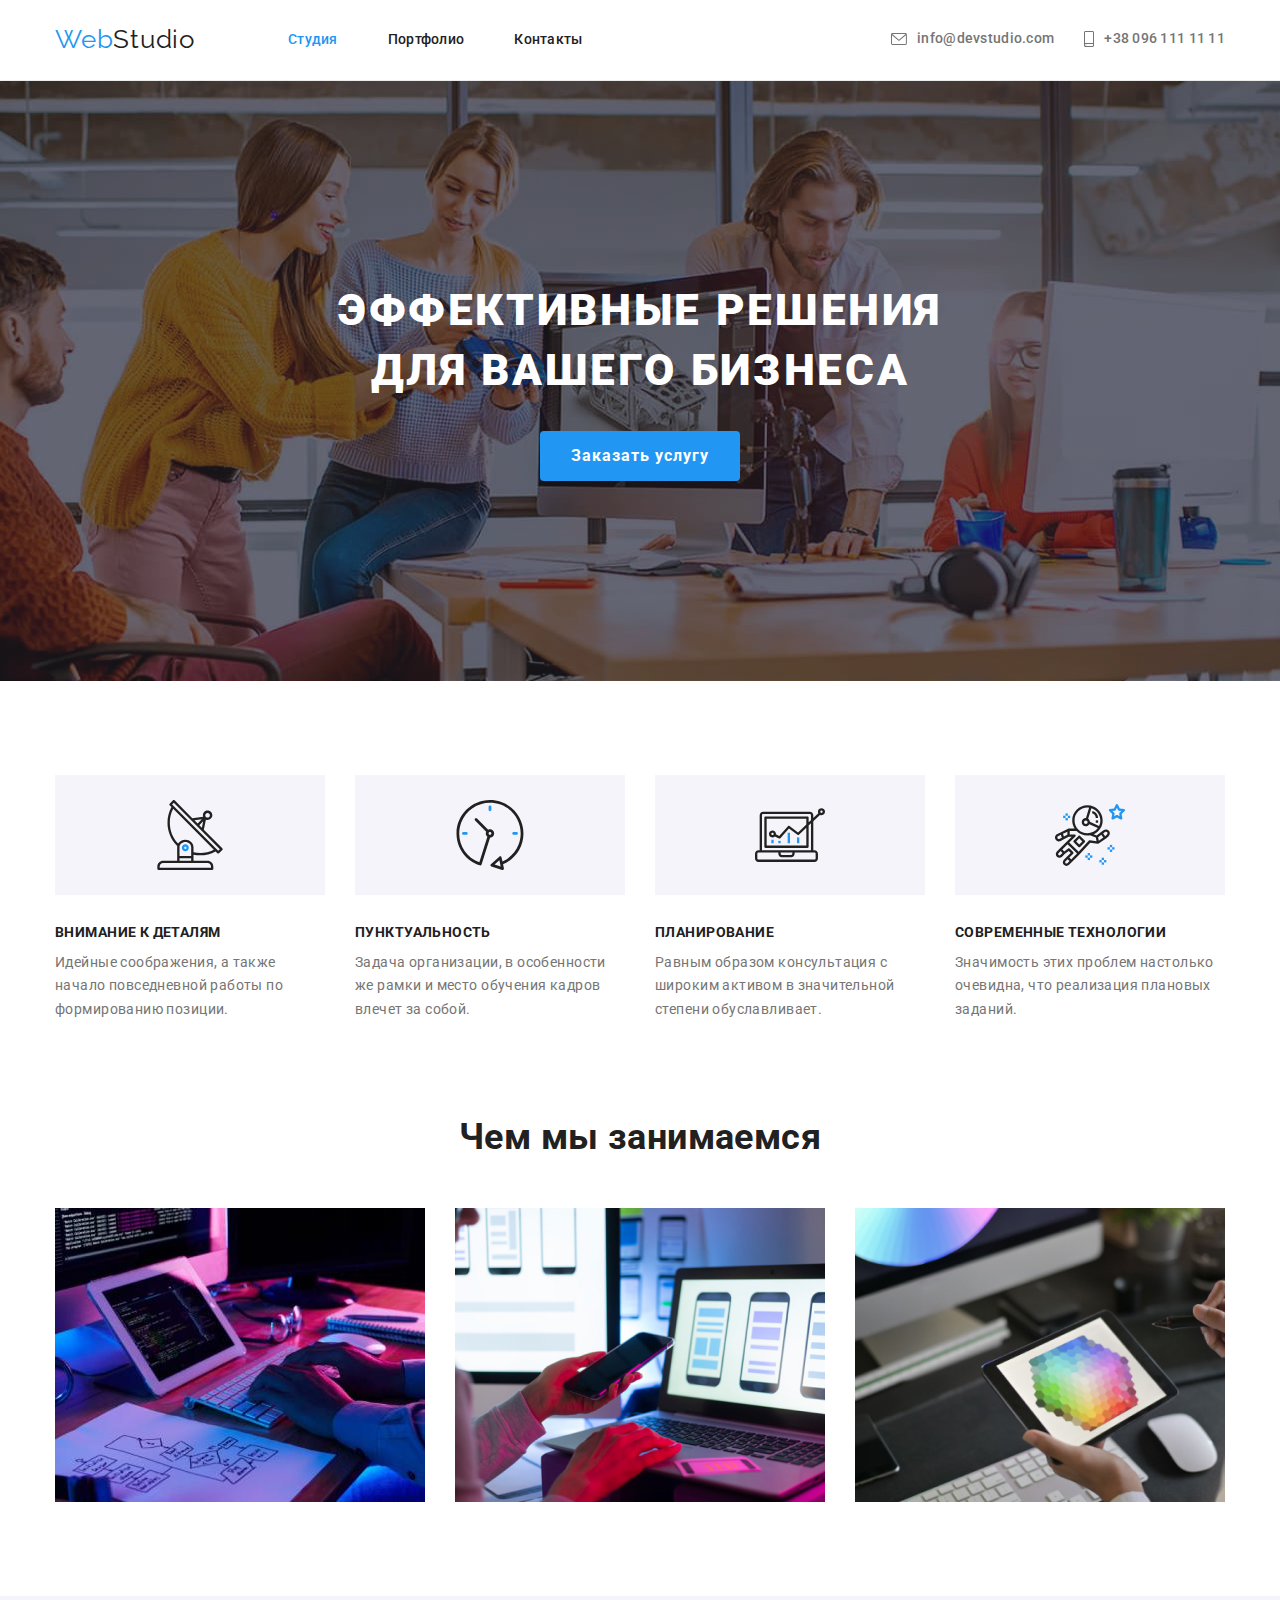
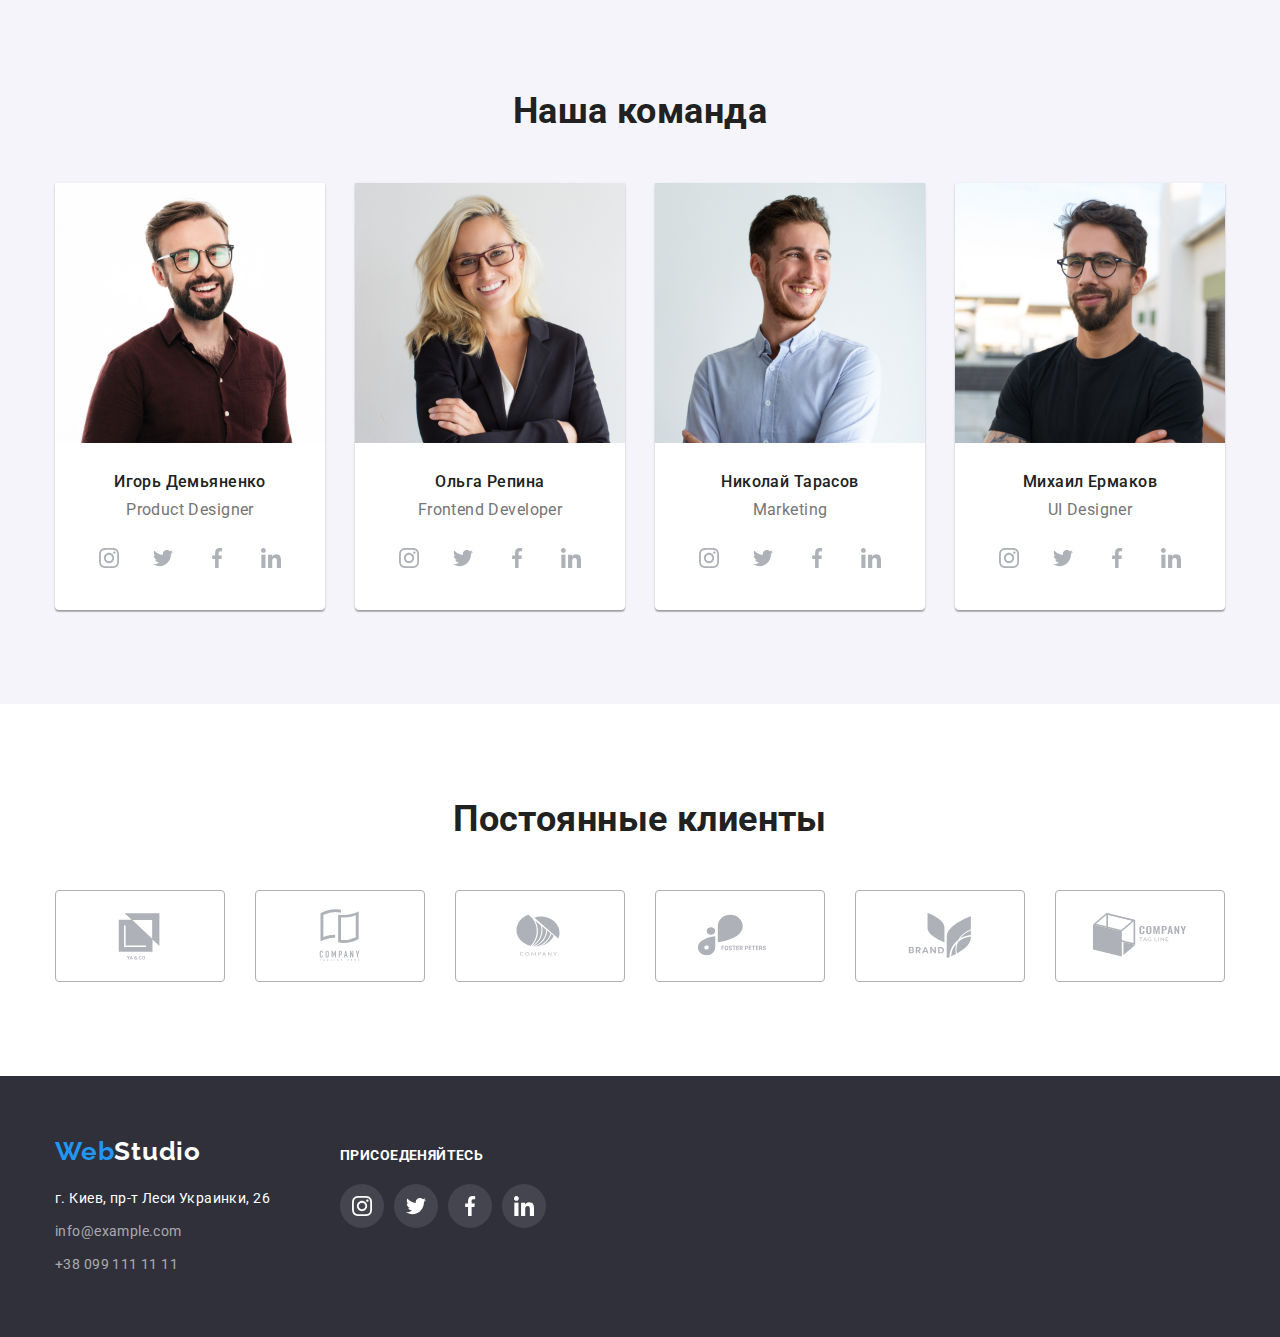
<file: index.html>
<!DOCTYPE html>
<html lang="ru">
<head>
    <meta charset="UTF-8">
    <meta http-equiv="X-UA-Compatible" content="IE=edge">
    <meta name="viewport" content="width=device-width, initial-scale=1.0">
    <title>Document</title>
      <!--Fonts-->
      <link rel="preconnect" href="https://fonts.googleapis.com">
      <link rel="preconnect" href="https://fonts.gstatic.com" crossorigin>
      <link href="https://fonts.googleapis.com/css2?family=Raleway:wght@700&family=Roboto:wght@400;500;700;900&display=swap" rel="stylesheet">
  <link rel="stylesheet" href="https://cdnjs.cloudflare.com/ajax/libs/modern-normalize/1.1.0/modern-normalize.min.css">
  <link rel="stylesheet" href="./css/styles.css">
</head>
<body>
    
    <!--Header section-->
    <header class="header">
        <div class="container "> 
            <nav class="page-nav">
               <a href="" class="logo"><span class="akcent">Web</span>Studio</a>
                <ul class="site-nav list">
                    <li class="item"><a href=""  class="link current" >Студия</a> </li>
                    <li class="item"><a href="  ./portfolio.html" class="link" >Портфолио</a></li>
                    <li class="item"><a href="" class="link"  >Контакты</a></li>
                </ul>
            </nav>
            <ul class="auth-nav list">
                <li class="item"> 
                    <a href="mailto:info@devstudio.com" class="mail-link" >
                    <svg class="mail-icon" >
                        <use href="./images/icons.svg#mail-icon"  ></use>
                    </svg>
                    info@devstudio.com</a></li>
               
                    <li class="item">
                    <a href="tel:+380961111111" class=" tel-link">
                        <svg class="tel-icon" >
                        <use href="./images/icons.svg#tel-icon" ></use>
                    </svg>
                    +38 096 111 11 11</a></li>
            </ul>
        </div>
        </header>
   
    <!--Main Section-->
    <main>

        <!--Hero section-->
        <section class="hero">
           <h1 class="title">Эффективные решения для вашего бизнеса</h1>
            <button  type="button" class="button">Заказать услугу</button>
        </section>
   
        <!--Future list-->
        <section class="future section">
            <div class="container">
                <h2 hidden>Наши преимущества</h2>
                <ul class="future list">
                <li class="future-link">
                   
                        <a class="icon-links" href="">
                            <svg class="icon">
                                <use href="./images/icons.svg#icon-antenna"></use>
                            </svg>
                        </a>
                   
                    <h3 class="title">Внимание к деталям</h3>
                        <p class="slogan">Идейные соображения, а также начало повседневной работы по формированию позиции.</p>
                </li>
                <li class="future-link">
                   <a class="icon-links" href="">
                        <svg class="icon">
                            <use href="./images/icons.svg#icon-clock">
                            </use>
                        </svg>
                    </a>
                    <h3 class="title">Пунктуальность</h3>
                        <p class="slogan">Задача организации, в особенности же рамки и место обучения кадров влечет за собой.</p>
                </li>
                
                <li class="future-link">
                    <a class="icon-links" href="">
                        <svg class="icon">
                            <use href="./images/icons.svg#icon-diagram"></use>
                        </svg>
                    </a>
                    <h3 class="title">Планирование</h3>
                        <p class="slogan">Равным образом консультация с широким активом в значительной степени обуславливает.</p>
                    
                    </li>
                <li class="future-link">
                    <a class="icon-links" href="">
                        <svg class="icon">
                            <use href="./images/icons.svg#icon-astronaut"></use>
                        </svg>
                    </a>
                    <h3 class="title">Современные технологии</h3>
                        <p class="slogan">Значимость этих проблем настолько очевидна, что реализация плановых заданий.</p>
                </li>


            </ul>
        </div>
        </section>
        
        <!--Activity section-->
        <section class="activity section">
            <div class="container">
            <h2 class="title">Чем мы занимаемся</h2>
            <ul class="list">
                <li><img src="./images/codding.jpg"
                    alt="codding"
                    width="370"
                    height="294">
                </li>
       
                <li><img src="./images/maket.jpg"
                    alt="maket"
                    width="370"
                    height="294">
                </li>
            
                <li><img src="./images/decor.jpg"
                    alt="decor"
                    width="370"
                    height="294">
                </li>
            </ul>
        
        </div>
        </section>
        
        <!--Team section-->
        <section class="team section ">
                <div class="container">
                <h2 class="team-heading">Наша команда</h2>
                <ul class="list">
                        
                <li class="link"><img src="./images/designer.jpg"
                        alt="Игорь Демьяненко"
                        width="270"
                        height="260">
                    <div class="desc">
                        <h3 class="title">Игорь Демьяненко</h3>
                        <p class="text">Product Designer</p>
                        
                        <ul class="list-socials">
                            <li class="link-socials"><a class="socials" href="https://www.instagram.com"> <svg class="socials-icon" width="20" height="20">
                                <use href="./images/icons.svg#icon-insta-grey"></use>
                            </svg></a></li>
                            <li class="link-socials"><a class="socials" href=""><svg class="socials-icon" width="20" height="20">
                                <use href="./images/icons.svg#icon-twitter-grey"></use>
                            </svg></a></li>
                            <li class="link-socials"><a class="socials" href=""> <svg class="socials-icon" width="20" height="20">
                                <use href="./images/icons.svg#icon-facebook-gray"></use>
                            </svg></a></li>
                            <li class="link-socials"><a class="socials" href=""><svg class="socials-icon" width="20" height="20">
                                <use href="./images/icons.svg#icon-in-grey"></use>
                            </svg></a></li>
                        </ul>
        
                </div>
                </li>   
                <li class="link"><img src="./images/developer.jpg"
                        alt="Ольга Репина"
                        width="270"
                        height="260">
                    <div class="desc">
                        <h3 class="title">Ольга Репина</h3>
                        <p class="text">Frontend Developer</p>
                        
                        <ul class="list-socials">
                            <li class="link-socials"><a class="socials" href="https://www.instagram.com"> <svg class="socials-icon" width="20" height="20">
                                <use href="./images/icons.svg#icon-insta-grey"></use>
                            </svg></a></li>
                            <li class="link-socials"><a class="socials" href=""><svg class="socials-icon" width="20" height="20">
                                <use href="./images/icons.svg#icon-twitter-grey"></use>
                            </svg></a></li>
                            <li class="link-socials"><a class="socials" href=""> <svg class="socials-icon" width="20" height="20">
                                <use href="./images/icons.svg#icon-facebook-gray"></use>
                            </svg></a></li>
                            <li class="link-socials"><a class="socials" href=""><svg class="socials-icon" width="20" height="20">
                                <use href="./images/icons.svg#icon-in-grey"></use>
                            </svg></a></li>
                        </ul>
                </div>
                </li>   
                
                <li class="link"><img src="./images/marketing.jpg"
                        alt="Николай Тарасов"
                        width="270"
                        height="260">
                    <div class="desc">
                        <h3 class="title">Николай Тарасов</h3>
                        <p class="text">Marketing</p>
                        
                        <ul class="list-socials">
                            <li class="link-socials"><a class="socials" href="https://www.instagram.com"> <svg class="socials-icon" width="20" height="20">
                                <use href="./images/icons.svg#icon-insta-grey"></use>
                            </svg></a></li>
                            <li class="link-socials"><a class="socials" href=""><svg class="socials-icon" width="20" height="20">
                                <use href="./images/icons.svg#icon-twitter-grey"></use>
                            </svg></a></li>
                            <li class="link-socials"><a class="socials" href=""> <svg class="socials-icon" width="20" height="20">
                                <use href="./images/icons.svg#icon-facebook-gray"></use>
                            </svg></a></li>
                            <li class="link-socials"><a class="socials" href=""><svg class="socials-icon" width="20" height="20">
                                <use href="./images/icons.svg#icon-in-grey"></use>
                            </svg></a></li>
                        </ul>
                    </div>
                </li>
                
                <li class="link"><img src="./images/ui_designer.jpg"
                        alt="Михаил Ермаков"
                        width="270"
                        height="260">
                    <div class="desc">
                        <h3 class="title">Михаил Ермаков</h3>
                        <p class="text">UI Designer</p>
                        
                        <ul class="list-socials">
                            <li class="link-socials"><a class="socials" href="https://www.instagram.com"> <svg class="socials-icon" width="20" height="20">
                                <use href="./images/icons.svg#icon-insta-grey"></use>
                            </svg></a></li>
                            <li class="link-socials"><a class="socials" href=""><svg class="socials-icon" width="20" height="20">
                                <use href="./images/icons.svg#icon-twitter-grey"></use>
                            </svg></a></li>
                            <li class="link-socials"><a class="socials" href=""> <svg class="socials-icon" width="20" height="20">
                                <use href="./images/icons.svg#icon-facebook-gray"></use>
                            </svg></a></li>
                            <li class="link-socials"><a class="socials" href=""><svg class="socials-icon" width="20" height="20">
                                <use href="./images/icons.svg#icon-in-grey"></use>
                            </svg></a></li>
                        </ul>
                    </div>
                </li>
                
            </ul>
    </div>
        </section>
<!--End Team Section-->

    <!--Clients Section-->
        <section class="clients section">
            <div class="container">

            <h2 class="title">Постоянные клиенты</h2>
            
            <ul class="list">
                <li class="links">
                    <a class="links-current" href="">
                        <svg class="current-icon">
                            <use href="./images/icons.svg#icon-client-one"></use>
                        </svg>
                    </a>
                </li>

                <li class="links">
                    <a class="links-current" href="">
                        <svg class="current-icon">
                            <use href="./images/icons.svg#icon-client-two"></use>
                        </svg>
                    </a>
                </li>

                <li class="links">
                    <a class="links-current" href="">
                        <svg class="current-icon">
                            <use href="./images/icons.svg#icon-client-three"></use>
                        </svg>
                    </a>
                </li>

                <li class="links">
                    <a class="links-current" href="">
                        <svg class="current-icon">
                            <use href="./images/icons.svg#icon-client-four"></use>
                        </svg>
                    </a>
                </li>

                <li class="links">
                    <a class="links-current" href="">
                        <svg class="current-icon">
                            <use href="./images/icons.svg#icon-client-five"></use>
                        </svg>
                    </a>
                </li>

                <li class="links">
                    <a class="links-current" href="">
                        <svg class="current-icon">
                            <use href="./images/icons.svg#icon-client-six"></use>
                        </svg>
                    </a>
                </li>
                
            </ul>
        </div>
        </section>
    <!--End Clients section-->
    </main>


    <!--Footer section-->
    <footer class="footer">
        <div class="container">
         <div class="address-box">  
            <a href="" class="logotipe"><span class="akcent">Web</span>Studio</a>
            <address>
                <ul class="list">
                    <li><a class="map" href="https://www.google.com.ua/maps/place/%D0%B1%D1%83%D0%BB.+%D0%9B%D0%B5%D1%81%D0%B8+%D0%A3%D0%BA%D1%80%D0%B0%D0%B8%D0%BD%D0%BA%D0%B8,+26,+%D0%9A%D0%B8%D0%B5%D0%B2,+02000/@50.4265841,30.5361971,17z/data=!3m1!4b1!4m5!3m4!1s0x40d4cf0e033ecbe9:0x57a4dffefec77da0!8m2!3d50.4265807!4d30.5383858?hl=ru" 
                        target="blank" rel="noopener noreferrer" > г. Киев, пр-т Леси Украинки, 26</a></li>
                    <li><a class="link" href="mailto:info@example.com" >info@example.com</a></li>
                    <li><a class="link" href="tel:+380991111111" >+38 099 111 11 11</a></li>
                </ul>
            </address>
        </div> 
        
        <div class="footer-social">
            
            <p class="footer-slogan">ПРИСОЕДЕНЯЙТЕСЬ</p>
            
            <ul class="footer-social-list">
                
                <li class="footer-social-link">
                    <a class="footer-social-item" href="">
                    <svg class="footer-social-icon"><use href="./images/icons.svg#icon-insta-white"></use></svg>
                    </a>
                </li>
                
                <li class="footer-social-link">
                    <a class="footer-social-item" href="">
                    <svg class="footer-social-icon"><use href="./images/icons.svg#icon-twitter-white"></use></svg>
                    </a>
                </li>
                    
                    <li class="footer-social-link">
                        <a class="footer-social-item" href="">
                        <svg class="footer-social-icon"><use href="./images/icons.svg#icon-fasebook-white"></use></svg>
                        </a>
                    </li>
                    
                               
                    <li class="footer-social-link">
                        <a class="footer-social-item" href="">
                        <svg class="footer-social-icon"><use href="./images/icons.svg#icon-in-white"></use></svg>
                        </a>
                    </li>
    
            </ul>
        
        </div>
    
    </div>
    </footer>
</body>
</html>
</file>
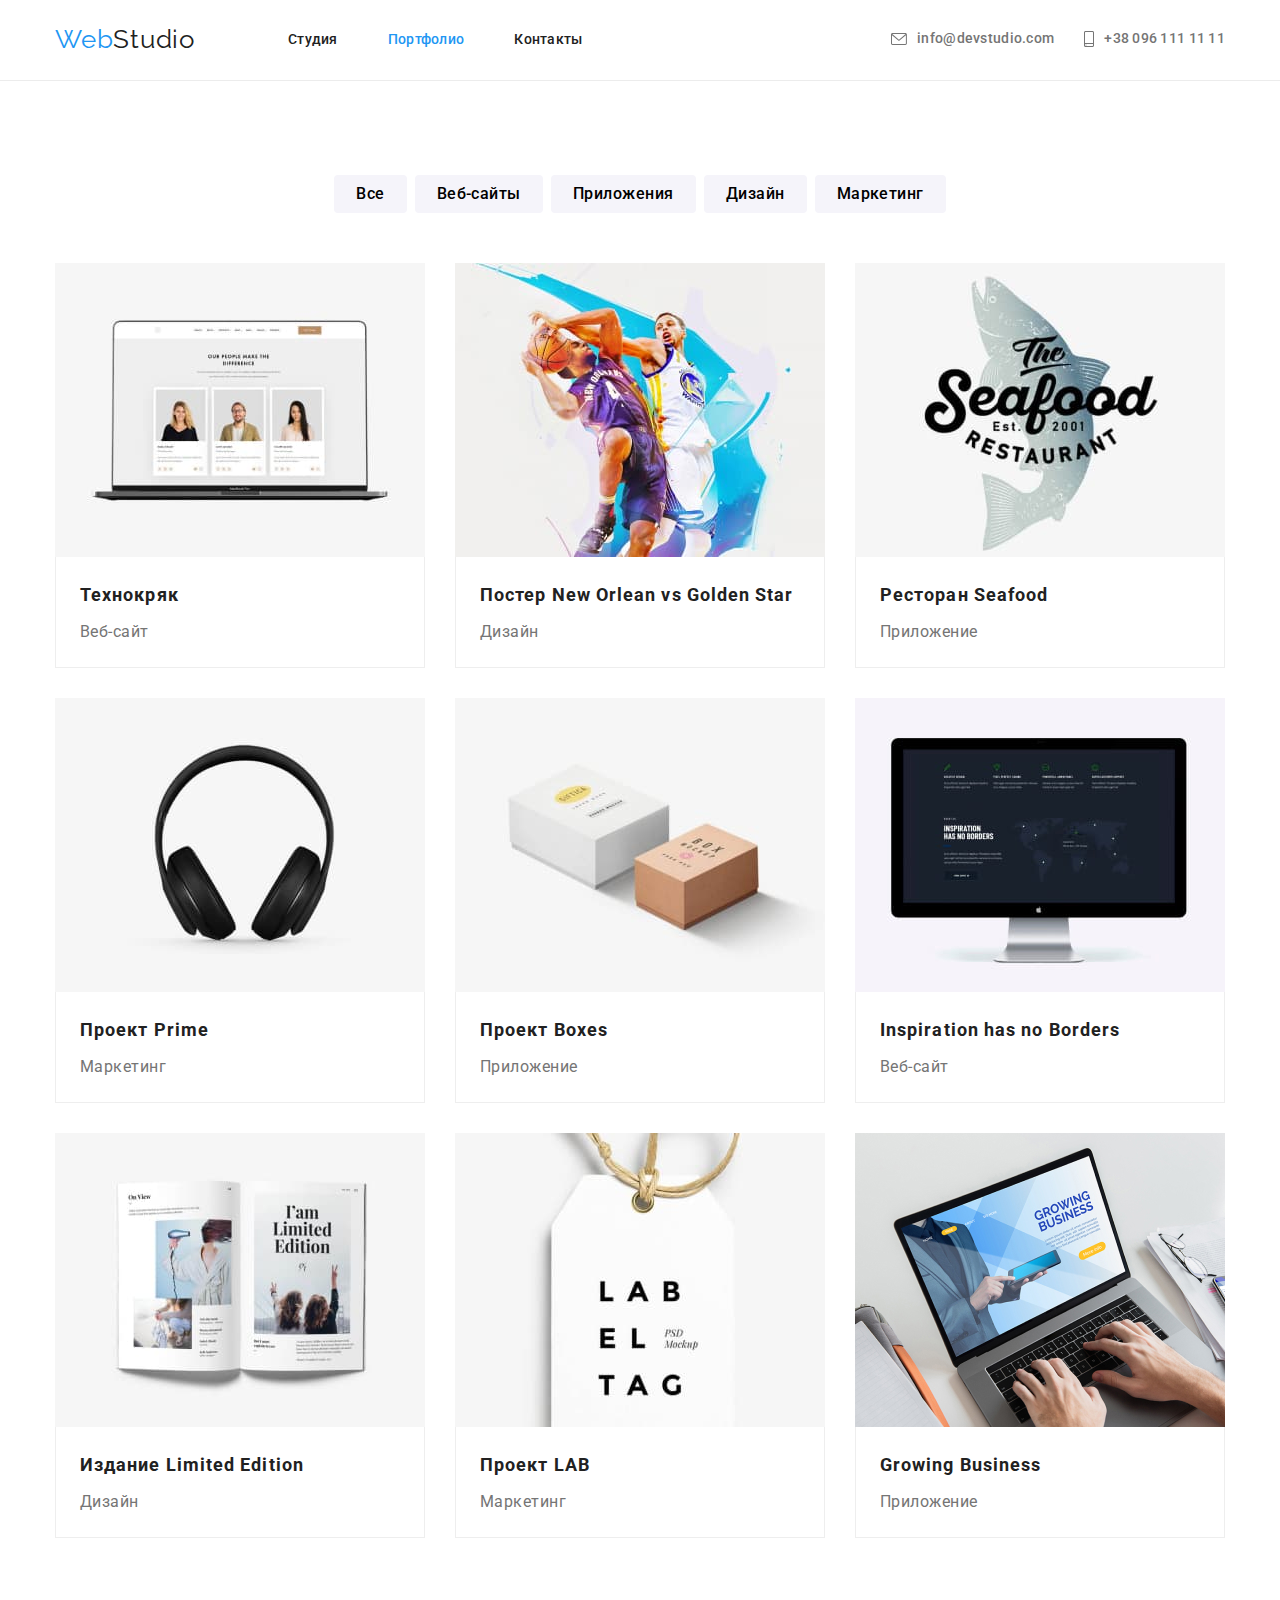
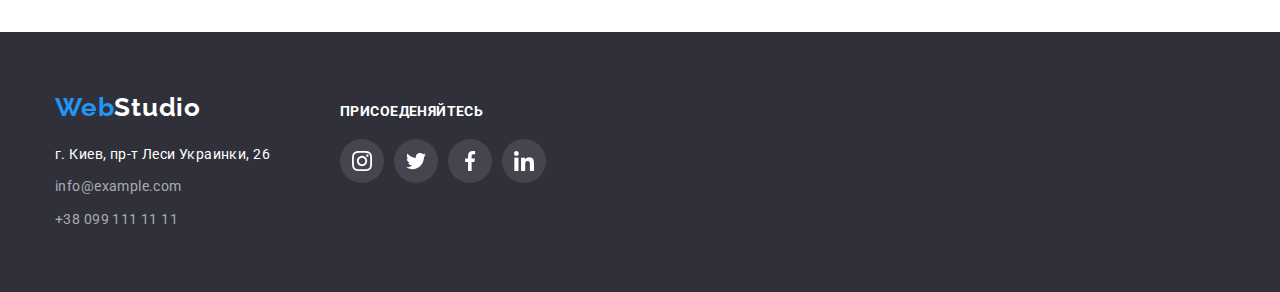
<file: portfolio.html>
<!DOCTYPE html>
<html lang="ru">
<head>
    <meta charset="UTF-8">
    <meta http-equiv="X-UA-Compatible" content="IE=edge">
    <meta name="viewport" content="width=device-width, initial-scale=1.0">
    <title>Document</title>
    
    <!--Fonts-->
    <link rel="preconnect" href="https://fonts.googleapis.com">
    <link rel="preconnect" href="https://fonts.gstatic.com" crossorigin>
    <link href="https://fonts.googleapis.com/css2?family=Raleway:wght@700&family=Roboto:wght@400;500;700;900&display=swap" rel="stylesheet">
<link rel="stylesheet" href="https://cdnjs.cloudflare.com/ajax/libs/modern-normalize/1.1.0/modern-normalize.min.css">
<link rel="stylesheet" href="./css/styles.css">
</head>
<body>
    
    <!--Header Section-->
    <header class="header">
        <div class="container "> 
            <nav class="page-nav">
               <a href="" class="logo"><span class="akcent">Web</span>Studio</a>
                <ul class="site-nav list">
                    <li class="item"><a href="./index.html"  class="link" >Студия</a> </li>
                    <li class="item"><a href="" class="link current" >Портфолио</a></li>
                    <li class="item"><a href="" class="link"  >Контакты</a></li>
                </ul>
            </nav>
            <ul class="auth-nav list">
                <li class="item"> 
                    <a href="mailto:info@devstudio.com" class="mail-link" >
                    <svg class="mail-icon" >
                        <use href="./images/icons.svg#mail-icon"  ></use>
                    </svg>
                    info@devstudio.com</a></li>
               
                    <li class="item">
                    <a href="tel:+380961111111" class=" tel-link">
                        <svg class="tel-icon" >
                        <use href="./images/icons.svg#tel-icon" ></use>
                    </svg>
                    +38 096 111 11 11</a></li>
            </ul>
        </div>
        </header>
    <!--Main Section-->
    <main>
       
        <!--Buttons-->
        <section class="portfolio section">
            <div class="container">
            <h1 hidden>Our Works</h1>
           
                <ul class="button-list">
            
                    <li class="button"><button type="button">Все</button></li>
                    <li class="button"><button type="button">Веб-сайты</button></li>
                    <li class="button"><button type="button">Приложения</button></li>
                    <li class="button"><button type="button">Дизайн</button></li>
                    <li class="button"><button type="button">Маркетинг</button></li>
    
                </ul>
          
          
           
            <ul class="list">
                <li class="item">
                    <a href=""><img src="./images/technocrack.jpg"
                            alt="Технокряк"
                            width="370"
                            height="294">
                        <div class="text">
                            <h2 class="title">Технокряк</h2>
                            <p class="lead">Веб-сайт</p>
                        </div>
                    </a>
                </li>
                
                <li class="item">
                    <a href=""><img src="./images/new-orland.jpg"
                            alt="Постер New Orlean vs Golden Star"
                            width="370"
                            height="294">
                        <div class="text">
                            <h2 class="title">Постер New Orlean vs Golden Star</h2>
                            <p class="lead">Дизайн</p>
                        </div>
                    </a> 
                </li>

                <li class="item">
                    <a href=""><img src="./images/restauraunt-sea-food.jpg"
                            alt="Ресторан Seafood"
                            width="370"
                            height="294">
                        <div class="text">
                            <h2 class="title">Ресторан Seafood</h2>
                            <p class="lead">Приложение</p>
                        </div>
                    </a>
                </li>

                <li class="item">
                    <a href=""><img src="./images/project-prime.jpg"
                            alt="Проект Prime"
                            width="370"
                            height="294">
                        <div class="text">
                            <h2 class="title">Проект Prime</h2>
                            <p class="lead">Маркетинг</p>
                        </div>
                    </a>
                </li>

                <li class="item">
                    <a href=""><img src="./images/project-boxes.jpg"
                            alt="Проект Boxes"
                            width="370"
                            height="294">
                        <div class="text">
                            <h2 class="title">Проект Boxes</h2>
                            <p class="lead">Приложение</p>
                        </div>
                    </a>
                </li>

                <li class="item">
                    <a href=""><img src="./images/inspiration-has-no-borders.jpg"
                            alt="Inspiration has no Borders"
                            width="370"
                            height="294">
                        <div class="text">
                            <h2 class="title">Inspiration has no Borders</h2>
                            <p class="lead">Веб-сайт</p>
                        </div>
                    </a>
                </li>

                <li class="item">
                    <a href=""><img src="./images/limited-edition.jpg"
                            alt="Издание Limited Edition"
                            width="370"
                            height="294">
                        <div class="text">
                            <h2 class="title">Издание Limited Edition</h2>
                            <p class="lead">Дизайн</p>
                        </div>
                    </a>
                </li>

                <li class="item">
                    <a href=""><img src="./images/project-lab.jpg"
                            alt="Проект LAB"
                            width="370"
                            height="294">
                        <div class="text">
                            <h2 class="title">Проект LAB</h2>
                            <p class="lead">Маркетинг</p>
                        </div>
                    </a>
                </li>

                <li class="item">
                    <a href=""><img src="./images/growing-business.jpg"
                            alt="Growing Business"
                            width="370"
                            height="294">
                        <div class="text">
                            <h2 class="title">Growing Business</h2>
                            <p class="lead">Приложение</p> 
                        </div>
                    </a>
                </li>

           </ul>
        </div>
        </section>
    </main>
    
    <!--Footer section-->
   
    <footer class="footer">
        <div class="container">
         <div class="address-box">  
            <a href="" class="logotipe"><span class="akcent">Web</span>Studio</a>
            <address>
                <ul class="list">
                    <li><a class="map" href="https://www.google.com.ua/maps/place/%D0%B1%D1%83%D0%BB.+%D0%9B%D0%B5%D1%81%D0%B8+%D0%A3%D0%BA%D1%80%D0%B0%D0%B8%D0%BD%D0%BA%D0%B8,+26,+%D0%9A%D0%B8%D0%B5%D0%B2,+02000/@50.4265841,30.5361971,17z/data=!3m1!4b1!4m5!3m4!1s0x40d4cf0e033ecbe9:0x57a4dffefec77da0!8m2!3d50.4265807!4d30.5383858?hl=ru" 
                        target="blank" rel="noopener noreferrer" > г. Киев, пр-т Леси Украинки, 26</a></li>
                    <li><a class="link" href="mailto:info@example.com" >info@example.com</a></li>
                    <li><a class="link" href="tel:+380991111111" >+38 099 111 11 11</a></li>
                </ul>
            </address>
        </div> 
        
        <div class="footer-social">
            
            <p class="footer-slogan">ПРИСОЕДЕНЯЙТЕСЬ</p>
            
            <ul class="footer-social-list">
                
                <li class="footer-social-link">
                    <a class="footer-social-item" href="">
                    <svg class="footer-social-icon"><use href="./images/icons.svg#icon-insta-white"></use></svg>
                    </a>
                </li>
                
                <li class="footer-social-link">
                    <a class="footer-social-item" href="">
                    <svg class="footer-social-icon"><use href="./images/icons.svg#icon-twitter-white"></use></svg>
                    </a>
                </li>
                    
                    <li class="footer-social-link">
                        <a class="footer-social-item" href="">
                        <svg class="footer-social-icon"><use href="./images/icons.svg#icon-fasebook-white"></use></svg>
                        </a>
                    </li>
                    
                               
                    <li class="footer-social-link">
                        <a class="footer-social-item" href="">
                        <svg class="footer-social-icon"><use href="./images/icons.svg#icon-in-white"></use></svg>
                        </a>
                    </li>
    
            </ul>
        
        </div>
    
    </div>
    </footer>

</body>
</html>
</file>
<file: css/styles.css>
:root {
  /* Color */
  --primary-text-color: #212121;
  --secondary-text-color: #757575;
  --akcent: #2196f3;
  --text-color-white: #ffffff;
  --background-color: #e5e5e5;
  --background-footer-color: #2F303A;
  --buttons-color: #F5F4FA;
  --hero-button-hover: #188CE8;
  --logo-color: #AFB1B8;

  /* Font family */
  --general-font:'Roboto';
  --secondary-font: 'Raleway';
  
  /* Font size */
  --font-weight-general: 400;
  --font-weight-medium: 500;
  --font-weight-bold:700;
}


body {
  background-color: var(--text-color-white);
  color: var(--primary-text-color);
  font-family: var(--general-font), sans-serif;
  font-size: 14px;
  letter-spacing: 0.03em;
}
.container{
  width: 1200px;
 padding-left: 15px;
 padding-right: 15px;
  margin-left: auto;
  margin-right: auto;
}

.section {
  padding: 94px 0 94px 0;
}

ul {
  list-style: none;
padding: 0;
margin: 0;
}

h1,h2,h3,h4,h5,h6 {
  margin: 0;
  padding: 0;
}

p {
  margin-top: 0;
  margin-bottom: 0;
}
img {
  display: block;
  max-width: 100%;
  height: auto;
}

/* Header Section */
.header {  
  border: 1px #ECECEC solid;
  border-top: 0;
  border-left: 0;
  border-right: 0;
  padding-top: 24px;
  padding-bottom: 25px;
}

.header .container{
  display: flex;
  align-items: center;
  justify-content: space-between;
}

/* End Header section */

/*Logotipe*/

.logo {
  color: var(--primary-text-color);
  font-family: var(--secondary-font);
  font-style: normal;
  font-weight: var(--font-size-hight);
  font-size: 26px;
  line-height: 1.19;
  letter-spacing: 0.03em;
  text-decoration: none;
  margin-right: 93px;
}

.logo .akcent {
  color: var(--akcent);
}


/* End logotipe section */
  
.page-nav {
  display: flex;
  align-items: center;
}

/*Site-navigation*/

.site-nav {
  display: flex;
}

.site-nav .item:not(:last-child) {
  margin-right: 50px;
}

.site-nav .link {
color: var(--primary-text-color);
font-weight: var(--font-weight-medium);
font-style: normal;
line-height: 1.14;
letter-spacing: 0.02em;
text-decoration: none;
padding-top: 32px;
padding-bottom: 32px;
}

.site-nav :hover,
.site-nav :focus {
  color: var(--akcent);
}

.site-nav .link.current {
  color: var(--akcent);
}


/*Auth-navigation*/

.auth-nav .item + .item {
  margin-left: 30px;
}

.auth-nav  {
  display: flex;
  align-items: center;
  color: var(--secondary-text-color);
  font-weight: var(--font-weight-medium);
  font-style: normal;
  letter-spacing: 0.02em;
  line-height: 1.14;
  text-decoration: none;
  cursor: pointer;
  fill: var(--secondary-text-color);
}

.mail-link {
  display: flex;
  align-items: center;
  text-decoration: none;
  color: var(--secondary-text-color);
}

.tel-link {
  display: flex;
  align-items: center;
  text-decoration: none;
  color: var(--secondary-text-color);
}

.mail-icon {
  margin-right: 10px;
  fill: currentColor;
width: 16px;
height: 12px;
}
 
.tel-icon {
  margin-right: 10px;
  fill: currentColor;
  width: 10px;
  height: 16px;

}

.auth-nav:hover,
.auth-nav:focus {
  color: var(--akcent);
}

.mail-link:hover,
.mail-link:focus {
  color: var(--akcent);
}

.tel-link:hover,
tel-link:focus {
  color: var(--akcent);
}

/* End site navigation */

/*Hero section*/
.hero { 
background-image: linear-gradient(to right, rgba(47, 48, 58, 0.4), rgba(47, 48, 58, 0.4)),
url(../images/background.jpg);
  background-color: var(--background-footer-color);
  background-repeat: no-repeat;
  background-size: cover;
  background-position: center;
  text-align: center;
  padding-top: 200px;
  padding-bottom: 200px;
  max-width: 1600px;
  margin: 0 auto; 
}

.hero .title {
color: var(--text-color-white);
font-weight: 900;
font-size: 44px;
line-height: 1.36;
letter-spacing: 0.06em;
text-transform: uppercase;
margin-left: auto;
margin-right: auto;
max-width: 696px;
display: inline-block;
}

.hero .button {
background-color: var(--akcent);
color: var(--text-color-white);
font-family: inherit;
font-weight: var(--font-weight-bold);
font-size: 16px;
line-height: 1.87;
letter-spacing: 0.06em;
min-width: 200px;
min-height: 50px;
border-radius: 4px;
border: none;
display: block;
margin-inline: auto;
margin-top: 30px;
}

.hero .button:hover,
.hero .button:focus {
  background-color: var(--hero-button-hover);
}

/*Future list(Hero)*/
.future .list {
display: flex;
} 

.future-link:not(:last-child) {
  margin-right: 30px;
}

.future .icon-links {
  display: flex;
  justify-content: center;
  align-items: center;
  height: 120px;
  background-color:  rgba(245, 244, 250, 1);
  margin-bottom: 30px;
  fill: var(--primary-text-color);
  
}
.icon {
  width: 70px;
  height: 70px;
}


.future .title {
  font-weight: var(--font-weight-bold);
  font-size: 14px;
  line-height: 1.14;
  text-transform: uppercase;
  margin-bottom: 10px;
}


.future .slogan {
  color: var(--secondary-text-color);
  font-size: 14px;
  line-height: 1.71;
  max-width: 270px;
 }
 /* End Hero section */
    
  /* Activity section */
  .activity {
    padding-top: 0;
  }
  
  .activity .title {
    font-weight: var(--font-weight-bold);
    font-size: 36px;
    line-height: 1.17;
    text-align: center;
  }
 
 .activity .list {
   display: flex;
margin-top: 50px;
 }
 
 .activity li:not(:last-child) {
   margin-right: 30px;
 }
 /* End Activity Section */


 /* Team Section */
 .team {
   background-color: var(--buttons-color);
}
 
.team-heading {
   font-size: 36px;
   font-weight: var(--font-weight-bold);
   line-height: 1.17;
 margin-bottom: 50px;
 text-align: center;
 }
 
 .team .list {
   display: flex;
   flex-wrap: nowrap;
 }

.team  .link {
  background-color: var(--text-color-white);
  text-align: center;
  box-shadow: 0px 1px 3px rgba(0, 0, 0, 0.12), 0px 1px 1px rgba(0, 0, 0, 0.14), 0px 2px 1px rgba(0, 0, 0, 0.2);
  border-radius: 0px 0px 4px 4px;
}

.team .link:not(:last-child) {
  margin-right: 30px;
}

.list-socials {
  display: flex;
  justify-content: center;  
  margin-bottom: 30px;
  margin-top: 16px;
}

.team .link-socials:not(:last-child) {
  margin-right: 10px;
}

.socials {
  display: flex;
  justify-content: center;
  align-items: center;
  border-radius: 50%;
  width: 44px;
  height: 44px;
  background-color: var(--text-color-white);
  color: var(--logo-color);
}
 
.socials-icon {
  fill: currentColor;
}
.socials:hover,
.socials:focus {
  color: var(--text-color-white);
  background-color: var(--akcent);
}

  .team .title {
  font-weight: var(--font-weight-medium);
  font-size: 16px;
  line-height: 1.17;
  margin-top: 30px;
}

 .team .text {
   color: var(--secondary-text-color);
   font-size: 16px;
   line-height: 1.18;
   margin-top: 10px;
   
  }
  /* End Section Team */


  /* Clients Section */
.clients .title {
  font-weight: var(--font-weight-bold);
  font-size: 36px;
  line-height: 1.17;
  text-align: center;
}


  .clients .list {
  display: flex;
  cursor: pointer;
  margin-top: 50px;
}

.clients .links:not(:last-child) {
  margin-right: 30px;
}


.links-current {
  display: flex;
  align-items: center;
  justify-content: center;
  width: 170px;
  height: 92px;
  border: 1px solid var(--logo-color);
  border-radius: 4px;
  color: var(--logo-color);
  background-color: var(--text-color-white)
}

 .clients .links-current:hover,
 .clients .links-current:focus {
  border: 1px solid  var(--akcent);
  border-radius: 4px;
  color: var(--akcent);
}

.clients .current-icon{
  width: 106px;
  height: 60px;
  fill: currentColor;
}


  /* End Clients Section */

 
 /*Footer*/
 .footer  {
  background-color: var(--background-footer-color);
  padding-top: 60px;
  padding-bottom: 60px;
}
.footer .container {
  display: flex;
  align-items: baseline;
}
/* Footer Logo */
.logotipe {
  color: var(--text-color-white);
  font-family: var(--secondary-font);
  font-style: normal;
  font-weight: 700;
  font-size: 26px;
  line-height: 1.19;
  letter-spacing: 0.03em;
text-decoration: none;
}

.logotipe .akcent {
  color: var(--akcent);
}
/* Footer links */
  
.footer .map {
  color: var(--text-color-white);
  font-style: normal;
  font-size: 14px;
  line-height: 1.71;
  letter-spacing: 0.03em;
  text-decoration: none;
  }
 
.footer .link {
  color: rgba(255, 255, 255, 0.6);
  font-style: normal;
  font-size: 14px;
  line-height: 1.71;
  letter-spacing: 0.03em;
  text-decoration: none;
}

.footer li:not(:last-child) {
  margin-bottom: 9px;
}
address { margin-top: 20px ;}

.footer-social{
  margin-left: 70px;
}

.footer-slogan {
  font-weight: var(--font-weight-bold);
  font-size: 14px;
  line-height: 1.17;
  letter-spacing: 0.03em;
  color: var(--text-color-white);
  margin-bottom: 20px;
}

.footer-social-list {
  display: flex;
}

.footer-social-item {
  display: flex;
  justify-content: center;
  align-items: center;
  width: 44px;
  height: 44px;
  fill: var(--text-color-white);
  background-color:  rgba(255, 255, 255, 0.1);
  border-radius: 50%;
}

.footer-social-icon {
  width: 20px;
  height: 20px;
}

.footer-social-item:hover,
.footer-social-item:focus {
  background-color: var(--akcent);
}

.footer-social-link:not(:last-child) {
  margin-right: 10px;
}
/* End Footer Section */



/*PORTFOLIO*/

/*Buttons*/

.button-list {
  display: flex;
justify-content: center;
}

.button-list .button + .button {
  margin-left: 8px;
}

.button-list button {
  background-color: var(--buttons-color);
  font-family: inherit;
  font-weight: var(--font-weight-medium);
  font-size: 16px;
  line-height: 1.62;
  letter-spacing: 0.03em;
  border-radius: 4px;
  border: none;
  padding: 6px 22px;
}

.portfolio .button:hover,
.portfolio .button:focus { 
  box-shadow: 0px 3px 1px rgba(0, 0, 0, 0.1), 0px 1px 2px rgba(0, 0, 0, 0.08), 0px 2px 2px rgba(0, 0, 0, 0.12);}
.portfolio .button {
  list-style: none;
  }

.portfolio .button :hover, 
.portfolio .button :focus {  
  background-color: var(--akcent);
  color: var(--text-color-white);
}


  /* Portfolio section */

.portfolio .list {
margin-top: 50px;
display: flex;
flex-wrap: wrap;
}

.portfolio .item {
  width: 370px;
  margin-right: 30px;
  margin-bottom: 30px;
}

.portfolio .item:nth-child(3n) {
 margin-right: 0;
}

.portfolio .item:nth-last-child(-n+3) {
  margin-bottom: 0;
}

.portfolio a {
  text-decoration: none;
  font-family: inherit;
}
.portfolio .title {
    color: var(--primary-text-color);
    font-weight: var(--font-weight-bold);
    font-size: 18px;
    line-height: 2;
    letter-spacing: 0.06em;
  
  }

  .portfolio .lead {
    color: var(--secondary-text-color);
    font-size: 16px;
    line-height: 1.87;
    letter-spacing: 0.03em;
    margin-top: 4px;
  }

.portfolio .text {
  padding-top: 20px;
  padding-left: 24px;
  padding-right: 24px;
  padding-bottom: 20px;
  border-left: 1px solid #EEEEEE;;
  border-right: 1px solid #EEEEEE;;
  border-bottom: 1px solid #EEEEEE;;
}

.portfolio a:hover,
.portfolio a:focus {
  display: block;
  box-shadow: 0px 1px 1px rgba(0, 0, 0, 0.12), 0px 4px 4px rgba(0, 0, 0, 0.06), 1px 4px 6px rgba(0, 0, 0, 0.16);
}
/* End Portfolio Section */
</file>
